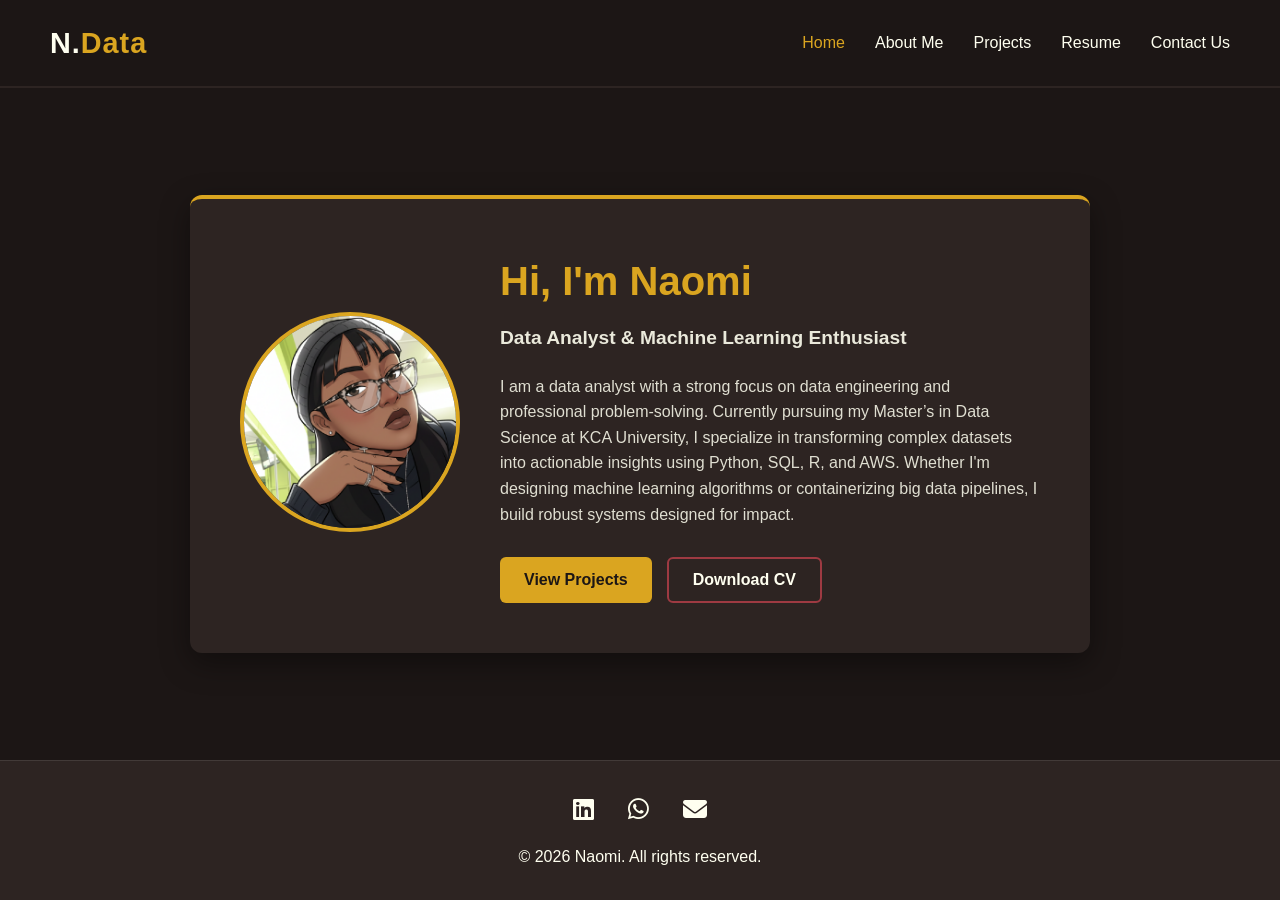
<file: index.html>
<!DOCTYPE html>
<html lang="en">
<head>
    <meta charset="UTF-8">
    <meta name="viewport" content="width=device-width, initial-scale=1.0">
    <title>Portfolio | Data Analyst</title>
    <!-- Link to external CSS -->
    <link rel="stylesheet" href="./css/style.css">
    <!-- Font Awesome for Social Icons -->
    <link rel="stylesheet" href="https://cdnjs.cloudflare.com/ajax/libs/font-awesome/6.4.0/css/all.min.css">
</head>
<body>

    <!-- Header Section -->
    <header>
        <div class="logo">
            <h2>N.<span>Data</span></h2>
        </div>
        <nav>
            <ul class="nav-links">
                <li><a href="index.html" class="active">Home</a></li>
                <li><a href="./aboutme/index.html">About Me</a></li>
                <li><a href="./projects/index.html">Projects</a></li>
                <li><a href="./cv/index.html">Resume</a></li>
                <li><a href="./contactus/index.html">Contact Us</a></li>
            </ul>
        </nav>
    </header>

    <!-- Main Content (Center) -->
    <main id="home" class="hero-section">
        <div class="hero-card">
            <div class="profile-photo">
                <!-- Replace with your actual passport photo path -->
                <img src="./images/naomi.png" alt="Profile Photo">
            </div>
            
            <div class="bio-content">
                <h1>Hi, I'm Naomi</h1>
                <h3>Data Analyst & Machine Learning Enthusiast</h3>
                <p>
                    I am a data analyst with a strong focus on data engineering and professional problem-solving. 
                    Currently pursuing my Master’s in Data Science at KCA University, I specialize in transforming 
                    complex datasets into actionable insights using Python, SQL, R, and AWS. Whether I'm designing 
                    machine learning algorithms or containerizing big data pipelines, I build robust systems designed for impact.
                </p>
                
                <!-- Shortcuts -->
                <div class="shortcuts">
                    <button onclick="location.href='./projects/index.html'" class="btn primary-btn">View Projects</button>
                    <button onclick="location.href='./cv/naomi_cv.pdf'" class="btn secondary-btn">Download CV</button>
                </div>
            </div>
        </div>
    </main>

    <!-- Footer Section -->
    <footer>
    <div class="social-icons">
        <a href="https://www.linkedin.com/in/naomi-ndwiga/" target="_blank"><i class="fab fa-linkedin"></i></a>
        <a href="https://wa.me/254797266083" target="_blank"><i class="fab fa-whatsapp"></i></a>
        <a href="mailto:ndwiganaomi@gmail.com"><i class="fas fa-envelope"></i></a>
    </div>
    <p>&copy; 2026 Naomi. All rights reserved.</p>
</footer>

    <!-- Link to external JS -->
    <script src="./js/script.js"></script>
</body>
</html>
</file>
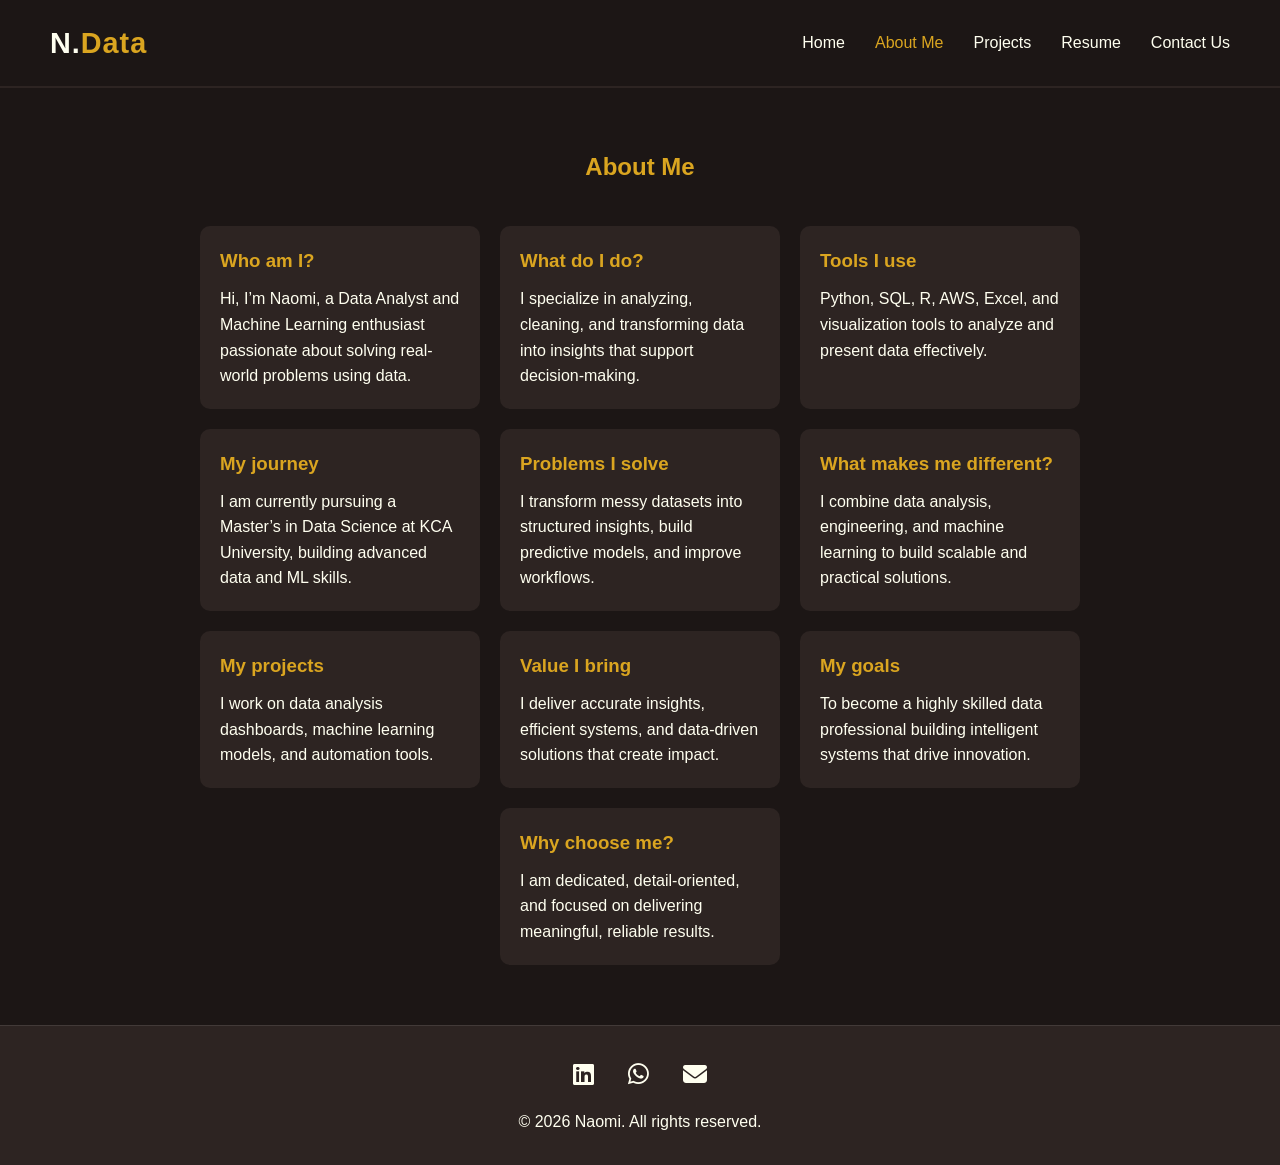
<file: aboutme/index.html>
<!DOCTYPE html>
<html lang="en">
<head>
    <meta charset="UTF-8">
    <meta name="viewport" content="width=device-width, initial-scale=1.0">
    <title>About Me | Naomi</title>

    <!-- CSS -->
    <link rel="stylesheet" href="../css/style.css">

    <!-- Icons -->
    <link rel="stylesheet" href="https://cdnjs.cloudflare.com/ajax/libs/font-awesome/6.4.0/css/all.min.css">
</head>

<body>

<!-- HEADER (SAME AS YOUR SITE) -->
<header>
    <div class="logo">
        <h2>N.<span>Data</span></h2>
    </div>

    <nav>
        <ul class="nav-links">
            <li><a href="../index.html">Home</a></li>
            <li><a href="index.html" class="active">About Me</a></li>
            <li><a href="../projects/index.html">Projects</a></li>
            <li><a href="../cv/index.html">Resume</a></li>
            <li><a href="../contactus/index.html">Contact Us</a></li>
        </ul>
    </nav>
</header>

<!-- ABOUT CONTENT -->
<main class="about-container">

    <section class="about-section">
        <h1>About Me</h1>

        <div class="about-grid">

            <div class="about-card">
                <h3>Who am I?</h3>
                <p>Hi, I’m Naomi, a Data Analyst and Machine Learning enthusiast passionate about solving real-world problems using data.</p>
            </div>

            <div class="about-card">
                <h3>What do I do?</h3>
                <p>I specialize in analyzing, cleaning, and transforming data into insights that support decision-making.</p>
            </div>

            <div class="about-card">
                <h3>Tools I use</h3>
                <p>Python, SQL, R, AWS, Excel, and visualization tools to analyze and present data effectively.</p>
            </div>

            <div class="about-card">
                <h3>My journey</h3>
                <p>I am currently pursuing a Master’s in Data Science at KCA University, building advanced data and ML skills.</p>
            </div>

            <div class="about-card">
                <h3>Problems I solve</h3>
                <p>I transform messy datasets into structured insights, build predictive models, and improve workflows.</p>
            </div>

            <div class="about-card">
                <h3>What makes me different?</h3>
                <p>I combine data analysis, engineering, and machine learning to build scalable and practical solutions.</p>
            </div>

            <div class="about-card">
                <h3>My projects</h3>
                <p>I work on data analysis dashboards, machine learning models, and automation tools.</p>
            </div>

            <div class="about-card">
                <h3>Value I bring</h3>
                <p>I deliver accurate insights, efficient systems, and data-driven solutions that create impact.</p>
            </div>

            <div class="about-card">
                <h3>My goals</h3>
                <p>To become a highly skilled data professional building intelligent systems that drive innovation.</p>
            </div>

            <div class="about-card">
                <h3>Why choose me?</h3>
                <p>I am dedicated, detail-oriented, and focused on delivering meaningful, reliable results.</p>
            </div>

        </div>
    </section>

</main>

<!-- FOOTER (SAME AS YOUR SITE) -->
<footer>
    <div class="social-icons">
        <a href="https://www.linkedin.com/in/naomi-ndwiga/" target="_blank"><i class="fab fa-linkedin"></i></a>
        <a href="https://wa.me/254797266083" target="_blank"><i class="fab fa-whatsapp"></i></a>
        <a href="mailto:ndwiganaomi@gmail.com"><i class="fas fa-envelope"></i></a>
    </div>
    <p>&copy; 2026 Naomi. All rights reserved.</p>
</footer>

</body>
</html>
</file>
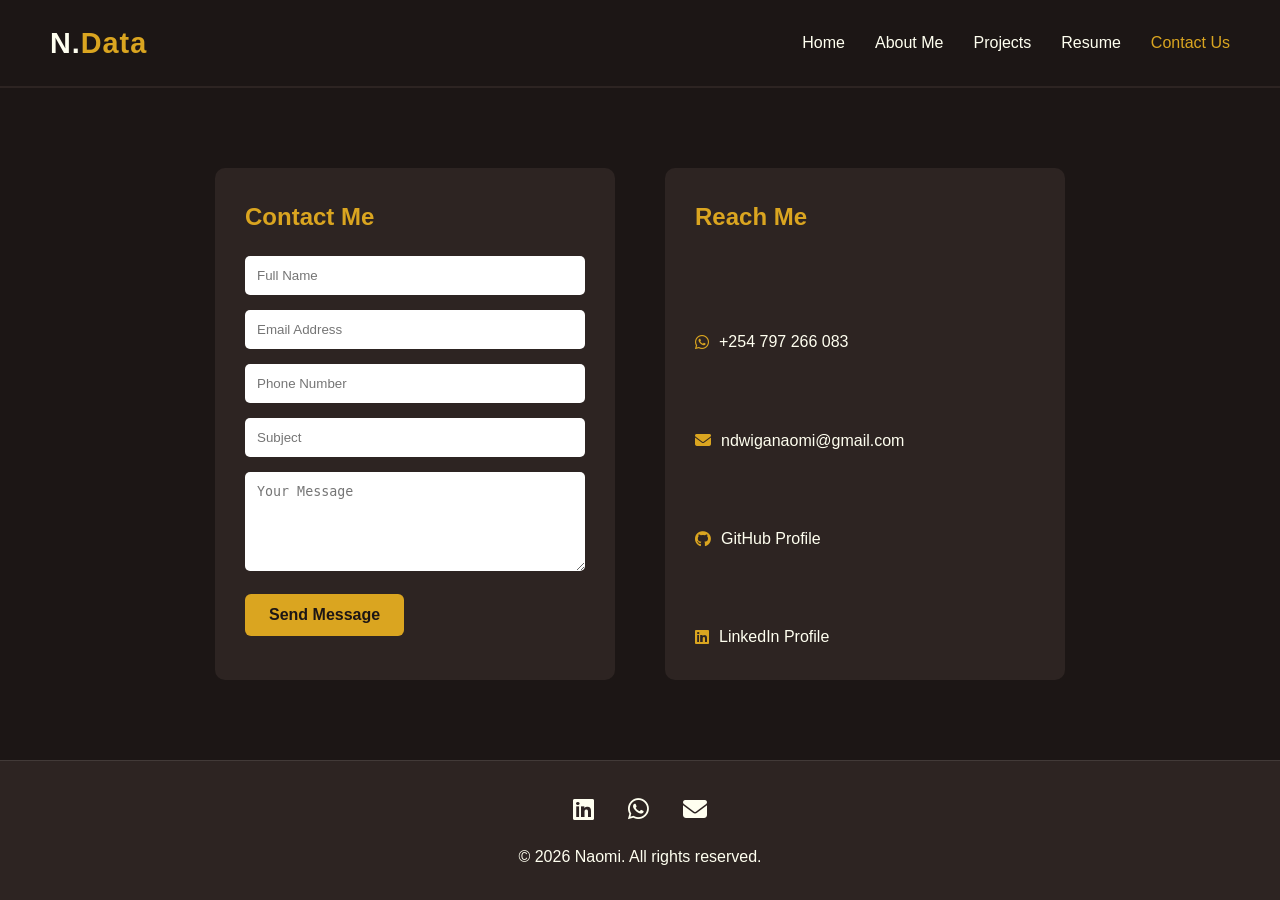
<file: contactus/index.html>
<!DOCTYPE html>
<html lang="en">
<head>
    <meta charset="UTF-8">
    <meta name="viewport" content="width=device-width, initial-scale=1.0">
    <title>Contact | Naomi</title>

    <link rel="stylesheet" href="../css/style.css">
    <link rel="stylesheet" href="https://cdnjs.cloudflare.com/ajax/libs/font-awesome/6.4.0/css/all.min.css">
</head>

<body>

<!-- HEADER (UNCHANGED) -->
<header>
    <div class="logo">
        <h2>N.<span>Data</span></h2>
    </div>
    <nav>
        <ul class="nav-links">
            <li><a href="../index.html">Home</a></li>
            <li><a href="../aboutme/index.html">About Me</a></li>
            <li><a href="../projects/index.html">Projects</a></li>
            <li><a href="../cv/index.html">Resume</a></li>
            <li><a href="index.html" class="active">Contact Us</a></li>
        </ul>
    </nav>
</header>

<!-- CONTACT SECTION -->
<main class="contact-container">

    <!-- LEFT: FORM -->
    <div class="contact-form">
        <h2>Contact Me</h2>

        <!-- Replace with your Formspree link -->
        <form action="https://formspree.io/f/your-form-id" method="POST">

            <input type="text" name="name" placeholder="Full Name" required>
            <input type="email" name="email" placeholder="Email Address" required>
            <input type="tel" name="phone" placeholder="Phone Number">
            <input type="text" name="subject" placeholder="Subject" required>

            <textarea name="message" placeholder="Your Message" rows="5" required></textarea>

            <button type="submit" class="btn primary-btn">Send Message</button>
        </form>
    </div>

    <!-- RIGHT: CONTACT INFO -->
    <div class="contact-info">
        <h2>Reach Me</h2>

        <p>
            <i class="fab fa-whatsapp"></i>
            <a href="https://wa.me/254797266083" target="_blank">
                +254 797 266 083
            </a>
        </p>

        <p>
            <i class="fas fa-envelope"></i>
            <a href="mailto:ndwiganaomi@gmail.com">
                ndwiganaomi@gmail.com
            </a>
        </p>

        <p>
            <i class="fab fa-github"></i>
            <a href="https://github.com/NaomiNdwiga" target="_blank">
                GitHub Profile
            </a>
        </p>

        <p>
            <i class="fab fa-linkedin"></i>
            <a href="https://www.linkedin.com/in/naomi-ndwiga/" target="_blank">
                LinkedIn Profile
            </a>
        </p>
    </div>

</main>

<!-- FOOTER (UNCHANGED) -->
<footer>
    <div class="social-icons">
        <a href="https://www.linkedin.com/in/naomi-ndwiga/" target="_blank"><i class="fab fa-linkedin"></i></a>
        <a href="https://wa.me/254797266083" target="_blank"><i class="fab fa-whatsapp"></i></a>
        <a href="mailto:ndwiganaomi@gmail.com"><i class="fas fa-envelope"></i></a>
    </div>
    <p>&copy; 2026 Naomi. All rights reserved.</p>
</footer>

</body>
</html>
</file>
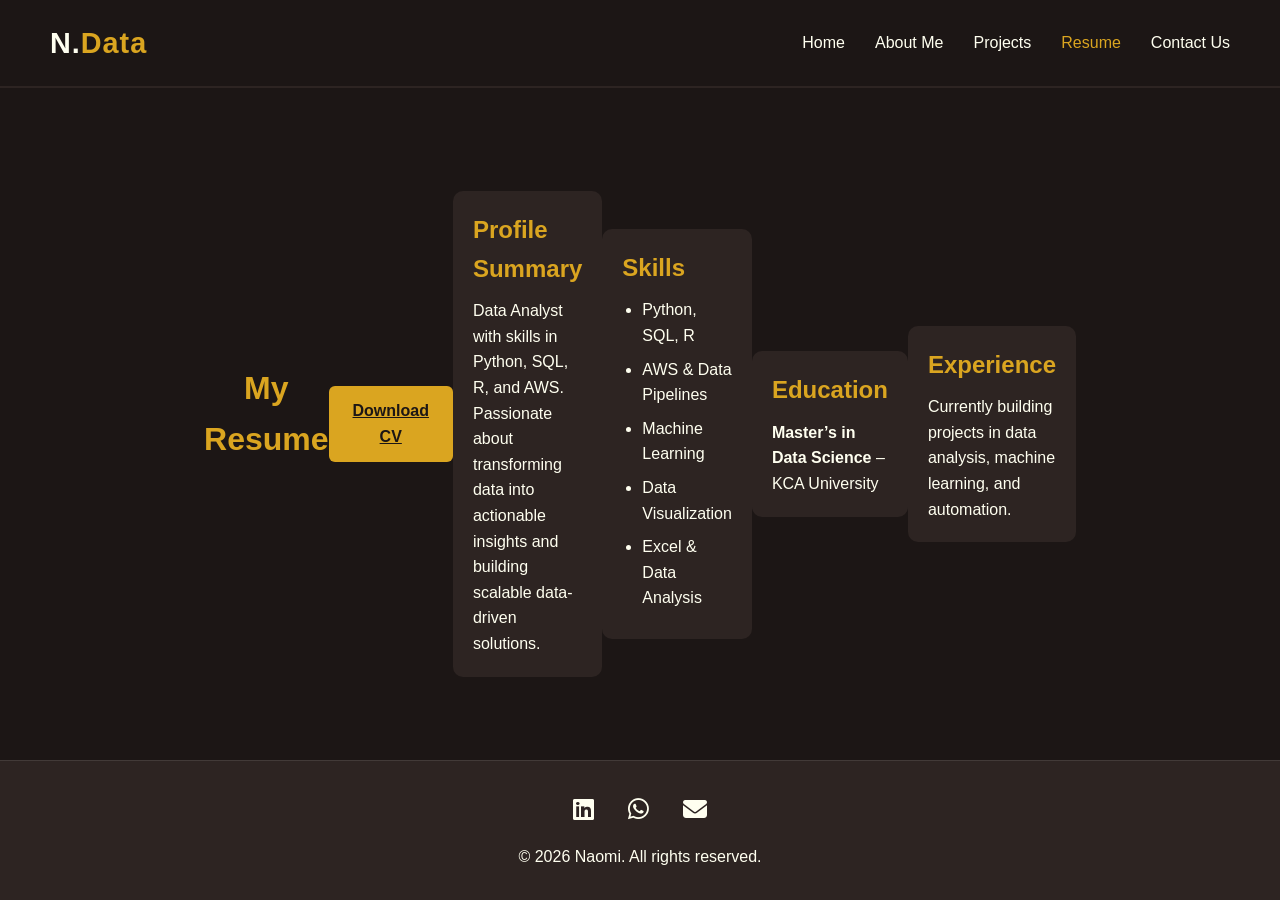
<file: cv/index.html>
<!DOCTYPE html>
<html lang="en">
<head>
    <meta charset="UTF-8">
    <meta name="viewport" content="width=device-width, initial-scale=1.0">
    <title>Resume | Naomi</title>

    <link rel="stylesheet" href="../css/style.css">
    <link rel="stylesheet" href="https://cdnjs.cloudflare.com/ajax/libs/font-awesome/6.4.0/css/all.min.css">
</head>

<body>

<!-- HEADER -->
<header>
    <div class="logo">
        <h2>N.<span>Data</span></h2>
    </div>

    <nav>
        <ul class="nav-links">
            <li><a href="../index.html">Home</a></li>
            <li><a href="../aboutme/index.html">About Me</a></li>
            <li><a href="../projects/index.html">Projects</a></li>
            <li><a href="index.html" class="active">Resume</a></li>
            <li><a href="../contactus/index.html">Contact Us</a></li>
        </ul>
    </nav>
</header>

<!-- RESUME SECTION -->
<main class="cv-page">

    <h1>My Resume</h1>

    <!-- DOWNLOAD BUTTON -->
    <a href="naomi_cv.pdf" download class="btn primary-btn">
        Download CV
    </a>

    <!-- SUMMARY -->
    <section class="cv-section">
        <h2>Profile Summary</h2>
        <p>
            Data Analyst with skills in Python, SQL, R, and AWS. Passionate about transforming
            data into actionable insights and building scalable data-driven solutions.
        </p>
    </section>

    <!-- SKILLS -->
    <section class="cv-section">
        <h2>Skills</h2>
        <ul>
            <li>Python, SQL, R</li>
            <li>AWS & Data Pipelines</li>
            <li>Machine Learning</li>
            <li>Data Visualization</li>
            <li>Excel & Data Analysis</li>
        </ul>
    </section>

    <!-- EDUCATION -->
    <section class="cv-section">
        <h2>Education</h2>
        <p><strong>Master’s in Data Science</strong> – KCA University</p>
    </section>

    <!-- EXPERIENCE -->
    <section class="cv-section">
        <h2>Experience</h2>
        <p>Currently building projects in data analysis, machine learning, and automation.</p>
    </section>

</main>

<!-- FOOTER -->
<footer>
    <div class="social-icons">
        <a href="https://www.linkedin.com/in/naomi-ndwiga/" target="_blank"><i class="fab fa-linkedin"></i></a>
        <a href="https://wa.me/254797266083" target="_blank"><i class="fab fa-whatsapp"></i></a>
        <a href="mailto:ndwiganaomi@gmail.com"><i class="fas fa-envelope"></i></a>
    </div>
    <p>&copy; 2026 Naomi. All rights reserved.</p>
</footer>

</body>
</html>
</file>
<file: css/style.css>
/* --- CSS Variables: The Espresso Terminal Scheme --- */
:root {
    --espresso-black: #1C1615;
    --cocoa-brown: #2D2422;
    --golden-amber: #DAA520;
    --soft-crimson: #9E3A42;
    --ivory: #FFFFF0;
    --font-main: 'Segoe UI', Tahoma, Geneva, Verdana, sans-serif;
}

/* --- Global Resets --- */
* {
    margin: 0;
    padding: 0;
    box-sizing: border-box;
}

body {
    background-color: var(--espresso-black);
    color: var(--ivory);
    font-family: var(--font-main);
    display: flex;
    flex-direction: column;
    min-height: 100vh;
    line-height: 1.6;
}

/* --- Header & Navigation --- */
header {
    display: flex;
    justify-content: space-between;
    align-items: center;
    padding: 20px 50px;
    background-color: var(--espresso-black);
    border-bottom: 2px solid var(--cocoa-brown);
}

.logo h2 {
    color: var(--ivory);
    font-size: 1.8rem;
    letter-spacing: 1px;
}

.logo span {
    color: var(--golden-amber);
}

.nav-links {
    list-style: none;
    display: flex;
    gap: 30px;
}

.nav-links a {
    text-decoration: none;
    color: var(--ivory);
    font-weight: 500;
    transition: color 0.3s ease;
}

.nav-links a:hover,
.nav-links a.active {
    color: var(--golden-amber);
}

/* --- Main Content (Hero Section) --- */
main {
    flex: 1;
    display: flex;
    justify-content: center;
    align-items: center;
    padding: 40px 20px;
}

.hero-card {
    background-color: var(--cocoa-brown);
    border-radius: 12px;
    padding: 50px;
    max-width: 900px;
    display: flex;
    align-items: center;
    gap: 40px;
    box-shadow: 0 10px 30px rgba(0,0,0,0.4);
    border-top: 4px solid var(--golden-amber);
    transition: transform 0.3s ease, box-shadow 0.3s ease;
}

.hero-card:hover {
    transform: translateY(-8px);
    box-shadow: 0 20px 40px rgba(0,0,0,0.6);
}

.profile-photo img {
    width: 220px;
    height: 220px;
    border-radius: 50%;
    object-fit: cover;
    border: 4px solid var(--golden-amber);
    transition: transform 0.3s ease;
}

.profile-photo img:hover {
    transform: scale(1.05);
}

.bio-content h1 {
    font-size: 2.5rem;
    color: var(--golden-amber);
    margin-bottom: 10px;
}

.bio-content h3 {
    font-size: 1.2rem;
    color: var(--ivory);
    opacity: 0.9;
    margin-bottom: 20px;
}

.bio-content p {
    font-size: 1rem;
    color: var(--ivory);
    opacity: 0.85;
    margin-bottom: 30px;
}

/* --- Buttons --- */
.shortcuts {
    display: flex;
    gap: 15px;
}

.btn {
    padding: 12px 24px;
    font-size: 1rem;
    font-weight: bold;
    border: none;
    border-radius: 6px;
    cursor: pointer;
    transition: all 0.3s ease;
}

.primary-btn {
    background-color: var(--golden-amber);
    color: var(--espresso-black);
}

.primary-btn:hover {
    background-color: var(--ivory);
}

.secondary-btn {
    background-color: transparent;
    border: 2px solid var(--soft-crimson);
    color: var(--ivory);
}

.secondary-btn:hover {
    background-color: var(--soft-crimson);
    color: var(--ivory);
}

/* --- NEW: Sections --- */
.section {
    padding: 80px 20px;
    text-align: center;
    border-top: 1px solid rgba(255,255,255,0.05);
}

.section h2 {
    color: var(--golden-amber);
    margin-bottom: 20px;
    font-size: 2rem;
}

/* --- NEW: Projects --- */
.projects-container {
    display: flex;
    justify-content: center;
    gap: 20px;
    flex-wrap: wrap;
}

.project-card {
    background-color: var(--cocoa-brown);
    padding: 20px;
    border-radius: 10px;
    width: 250px;
    transition: transform 0.3s ease, box-shadow 0.3s ease;
}

.project-card:hover {
    transform: translateY(-5px);
    box-shadow: 0 10px 20px rgba(0,0,0,0.4);
}

/* --- Footer --- */
footer {
    text-align: center;
    padding: 30px 20px;
    background-color: var(--cocoa-brown);
    border-top: 1px solid rgba(255, 255, 240, 0.1);
}

.social-icons {
    margin-bottom: 15px;
}

.social-icons a {
    color: var(--ivory);
    font-size: 1.5rem;
    margin: 0 15px;
    transition: color 0.3s ease;
    text-decoration: none;
}

.social-icons a:hover {
    color: var(--golden-amber);
}

.copyright p {
    font-size: 0.9rem;
    opacity: 0.7;
}

/* --- Responsive Design --- */
@media (max-width: 768px) {
    header {
        flex-direction: column;
        gap: 20px;
    }
    
    .hero-card {
        flex-direction: column;
        text-align: center;
    }
    
    .shortcuts {
        justify-content: center;
    }

    .projects-container {
        flex-direction: column;
        align-items: center;
    }
}
/* CONTACT PAGE */
.contact-container {
    display: flex;
    justify-content: center;
    align-items: stretch;
    gap: 50px;
    padding: 80px 20px;
    flex-wrap: wrap;
}

/* BOTH BOXES SAME SIZE */
.contact-form,
.contact-info {
    background-color: var(--cocoa-brown);
    padding: 30px;
    border-radius: 10px;

    flex: 1;
    max-width: 400px;

    display: flex;
    flex-direction: column;
}

/* HEADINGS */
.contact-form h2,
.contact-info h2 {
    color: var(--golden-amber);
    margin-bottom: 20px;
}

/* FORM INPUTS */
.contact-form input,
.contact-form textarea {
    width: 100%;
    padding: 12px;
    margin-bottom: 15px;
    border: none;
    border-radius: 5px;
    outline: none;
}

/* BUTTON AT BOTTOM */
.contact-form button {
    margin-top: auto;
}

/* CONTACT PAGE */
.contact-container {
    display: flex;
    justify-content: center;
    align-items: stretch;
    gap: 50px;
    padding: 80px 20px;
    flex-wrap: wrap;
}

/* BOTH BOXES SAME SIZE */
.contact-form,
.contact-info {
    background-color: var(--cocoa-brown);
    padding: 30px;
    border-radius: 10px;

    flex: 1;
    max-width: 400px;

    display: flex;
    flex-direction: column;
}

/* HEADINGS */
.contact-form h2,
.contact-info h2 {
    color: var(--golden-amber);
    margin-bottom: 20px;
}

/* FORM INPUTS */
.contact-form input,
.contact-form textarea {
    width: 100%;
    padding: 12px;
    margin-bottom: 15px;
    border: none;
    border-radius: 5px;
    outline: none;
}

/* BUTTON AT BOTTOM */
.contact-form button {
    margin-top: auto;
}

/* CONTACT INFO (FIXED EVEN SPACING) */
.contact-info {
    justify-content: space-between;
}

/* ITEMS ALIGNMENT */
.contact-info p {
    display: flex;
    align-items: center;
    gap: 10px;
    font-size: 1rem;
}

/* ICONS */
.contact-info i {
    color: var(--golden-amber);
}

/* LINKS */
.contact-info a {
    color: var(--ivory);
    text-decoration: none;
}

.contact-info a:hover {
    color: var(--golden-amber);
}

/* MOBILE FIX */
@media (max-width: 768px) {
    .contact-container {
        flex-direction: column;
        align-items: center;
    }

    .contact-form,
    .contact-info {
        width: 100%;
        max-width: 500px;
    }
}
/* ABOUT PAGE */
.about-container {
    padding: 60px 20px;
    display: flex;
    justify-content: center;
}

.about-section {
    max-width: 1000px;
    text-align: center;
}

.about-section h1 {
    color: var(--golden-amber);
    margin-bottom: 40px;
}

.about-grid {
    display: flex;
    flex-wrap: wrap;
    gap: 20px;
    justify-content: center;
}

.about-card {
    background-color: var(--cocoa-brown);
    padding: 20px;
    border-radius: 10px;
    width: 280px;
    text-align: left;
    transition: transform 0.3s ease;
}

.about-card:hover {
    transform: translateY(-5px);
}

.about-card h3 {
    color: var(--golden-amber);
    margin-bottom: 10px;
}
/* PROJECTS PAGE */
.projects-page {
    padding: 60px 20px;
    text-align: center;
}

.projects-page h1 {
    color: var(--golden-amber);
    margin-bottom: 40px;
}

/* GRID: 3 PER ROW */
.projects-grid {
    display: grid;
    grid-template-columns: repeat(3, 1fr);
    gap: 25px;
}

/* PROJECT CARD */
.project-card {
    background-color: var(--cocoa-brown);
    border-radius: 10px;
    padding: 20px;
    text-align: left;
    display: flex;
    flex-direction: column;
    transition: transform 0.3s ease;
}

.project-card:hover {
    transform: translateY(-5px);
}

/* IMAGE */
.project-card img {
    width: 100%;
    height: 180px;
    object-fit: cover;
    border-radius: 8px;
    margin-bottom: 15px;
}

/* TEXT */
.project-card h3 {
    color: var(--golden-amber);
    margin-bottom: 10px;
}

.project-card p {
    font-size: 0.9rem;
    margin-bottom: 15px;
}

/* BUTTON */
.project-card .btn {
    margin-top: auto;
}

/* RESPONSIVE */
@media (max-width: 900px) {
    .projects-grid {
        grid-template-columns: repeat(2, 1fr);
    }
}

@media (max-width: 600px) {
    .projects-grid {
        grid-template-columns: 1fr;
    }
}
/* CV PAGE */
.cv-page {
    padding: 60px 20px;
    max-width: 800px;
    margin: auto;
    text-align: center;
}

.cv-page h1 {
    color: var(--golden-amber);
    margin-bottom: 20px;
}

/* SECTIONS */
.cv-section {
    background-color: var(--cocoa-brown);
    padding: 20px;
    border-radius: 10px;
    margin-top: 20px;
    text-align: left;
}

.cv-section h2 {
    color: var(--golden-amber);
    margin-bottom: 10px;
}

/* LIST */
.cv-section ul {
    padding-left: 20px;
}

.cv-section li {
    margin-bottom: 8px;
}
</file>
